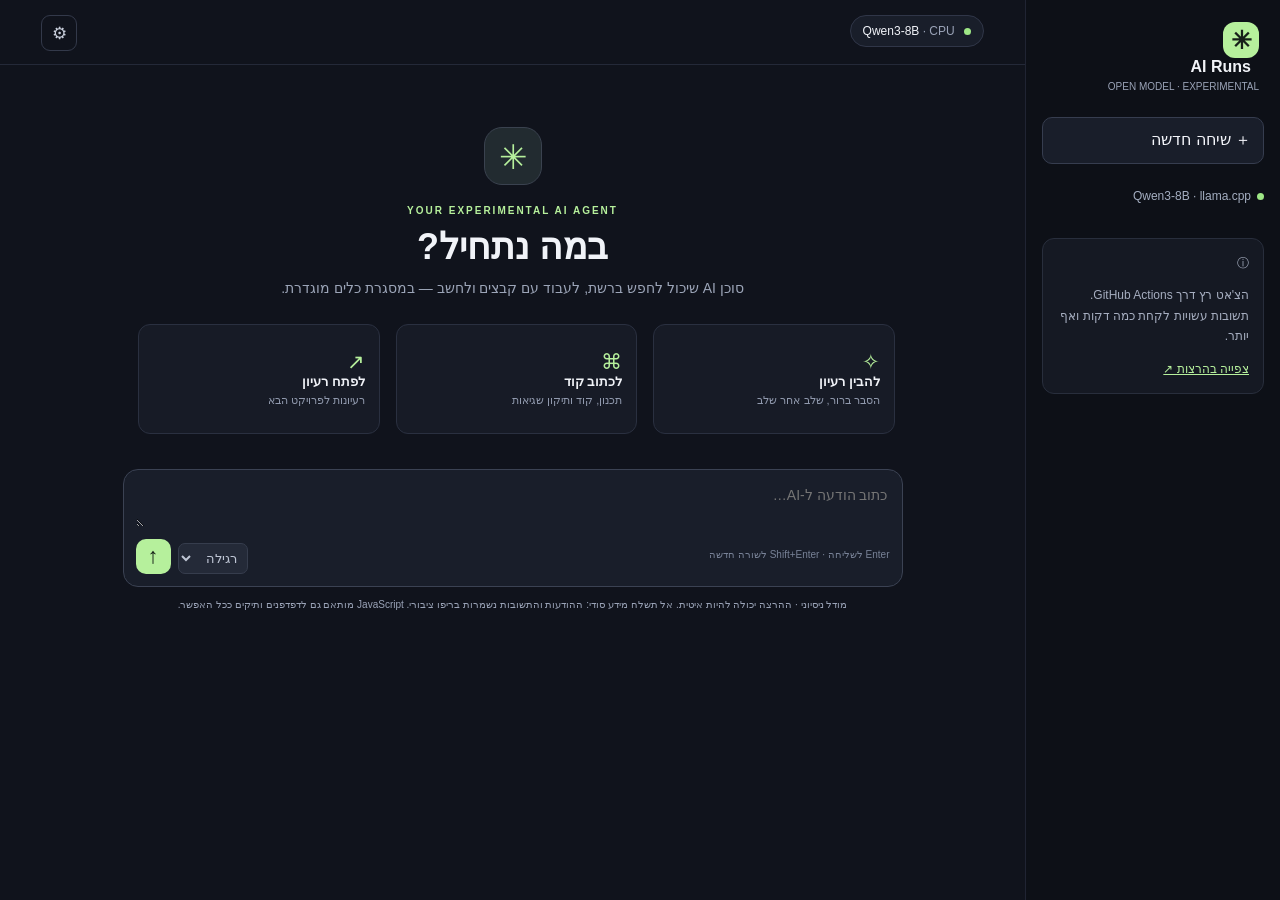
<file: index.html>
<!doctype html>
<html lang="he" dir="rtl">
<head>
  <meta charset="utf-8">
  <meta name="viewport" content="width=device-width, initial-scale=1">
  <meta http-equiv="refresh" content="0; url=./public/">
  <title>AI Runs</title>
</head>
<body>
  <p>מעביר לממשק הצ'אט… <a href="./public/">פתיחת הצ'אט</a></p>
  <script>window.location.replace('./public/');</script>
</body>
</html>
</file>
<file: public/style.css>
/* Compatibility-first styles for older Android WebView and desktop browsers. */
*{box-sizing:border-box}body{margin:0;background:#10131c;color:#f1f3f8;font-family:Arial,Helvetica,sans-serif;min-height:100%;direction:rtl}.app-shell{min-height:100vh}.sidebar{float:right;width:255px;min-height:100vh;background:#0d1017;border-left:1px solid #202433;padding:22px 16px}.brand{padding:0 5px}.brand-mark{display:inline-block;width:36px;height:36px;line-height:36px;text-align:center;border-radius:12px;background:#b6f09c;color:#172019;font-size:25px;font-weight:bold}.brand strong{display:inline-block;margin-right:8px}.brand small{display:block;color:#9aa3b7;font-size:10px;margin:5px 0}.new-chat{display:block;width:100%;margin:25px 0;border:1px solid #363d4f;border-radius:10px;background:#191e2a;color:#f3f5fa;padding:12px;font:inherit;text-align:right}.side-note{font-size:12px;color:#a4aec1}.dot{display:inline-block;width:7px;height:7px;border-radius:50%;background:#9ee786;margin-left:6px}.side-bottom{margin-top:35px;border:1px solid #282e3c;background:#151923;border-radius:12px;padding:14px;color:#a6aec0;font-size:12px;line-height:1.7}.side-bottom a{color:#b6f09c}.main{min-height:100vh;margin-right:255px}.topbar{height:65px;padding:15px 4%;border-bottom:1px solid #242938}.model-chip{display:inline-block;border:1px solid #303648;background:#191e2a;border-radius:18px;padding:8px 12px;font-size:12px}.chip-muted{color:#9aa3b7}.icon-button{float:left;background:transparent;border:1px solid #33394a;color:#c8cedb;border-radius:9px;width:36px;height:36px;font-size:17px}.mobile-brand{display:none}.settings{width:90%;max-width:720px;margin:18px auto;background:#171b27;border:1px solid #2b3040;border-radius:12px;padding:16px}.settings label{display:block;font-size:13px;font-weight:bold;margin-bottom:9px}.key-row input{width:70%;padding:10px;background:#0e1119;border:1px solid #33394a;color:#fff;border-radius:8px}.key-row button{padding:10px;background:#b6f09c;color:#182019;border:0;border-radius:8px}.settings small{display:block;color:#9aa3b7;margin-top:8px;line-height:1.6}.welcome{width:90%;max-width:780px;margin:6% auto 25px;text-align:center}.hero-symbol{margin:0 auto 20px;width:58px;height:58px;line-height:58px;border:1px solid #3a424f;background:#222b30;border-radius:18px;color:#b6f09c;font-size:34px}.eyebrow{font-size:10px;letter-spacing:2px;color:#b6f09c;font-weight:bold}.welcome h1{font-size:36px;margin:8px}.subtitle{color:#9ca5b8;font-size:14px;margin:12px 0 28px}.suggestions{text-align:right;overflow:hidden}.suggestion{float:right;width:31%;margin:0 1% 10px;min-height:110px;background:#171b26;border:1px solid #2a3040;border-radius:12px;padding:14px;color:#f1f3f8;font:inherit;text-align:right}.suggestion span,.suggestion strong,.suggestion small{display:block}.suggestion span{color:#b6f09c;font-size:21px}.suggestion strong{font-size:13px}.suggestion small{color:#9099ad;font-size:11px;margin-top:5px}.messages{width:90%;max-width:780px;margin:0 auto;padding:25px 0}.message{overflow:hidden;margin-bottom:25px}.avatar{float:right;width:32px;height:32px;line-height:32px;text-align:center;border-radius:9px;background:#262d3b;color:#b6f09c}.message-body{margin-right:44px}.message-label{font-size:11px;color:#929caf;margin-bottom:7px}.message-text{font-size:14px;line-height:1.8;white-space:pre-wrap;word-wrap:break-word}.progress{width:90%;max-width:780px;margin:0 auto 14px;border:1px solid #343b4d;background:#171c28;border-radius:12px;padding:14px;overflow:hidden}.progress>span{float:right;margin-left:10px}.progress>div{float:right;max-width:75%}.progress strong,.progress small{display:block}.progress small{font-size:11px;color:#9aa3b7}.elapsed{float:left!important}.spinner{width:19px;height:19px;border:2px solid #3b4650;border-top-color:#b6f09c;border-radius:50%}.composer-wrap{width:90%;max-width:780px;margin:0 auto;padding-bottom:16px}.composer{border:1px solid #3b4253;background:#191e2a;border-radius:15px;padding:12px}.composer textarea{width:100%;min-height:45px;max-height:180px;resize:vertical;border:0;background:transparent;color:#f1f3f8;font:inherit;font-size:14px;line-height:1.6}.composer-bottom{overflow:hidden;margin-top:8px}.composer-hint{float:right;color:#788297;font-size:10px;padding-top:10px}.composer-actions{float:left}.composer-actions select{background:#242a38;color:#bfc6d5;border:1px solid #363d4d;border-radius:7px;padding:6px}.send-button{width:35px;height:35px;margin-right:7px;border:0;border-radius:10px;background:#b6f09c;color:#172019;font-size:22px}.footnote{font-size:10px;line-height:1.6;color:#9aa3b7;text-align:center;margin:10px}.error{margin-top:12px;padding:11px;border:1px solid #74454b;background:#2c1b22;color:#ffc2c7;border-radius:9px;font-size:12px;line-height:1.6}.hidden{display:none!important}
@media(max-width:760px){.sidebar{display:none}.main{margin-right:0}.topbar{height:60px;padding:12px}.mobile-brand{display:inline-block;float:right}.mobile-brand .brand-mark{width:30px;height:30px;line-height:30px;font-size:20px}.mobile-brand strong{margin-right:5px}.model-chip{float:left;margin-top:1px}.icon-button{margin-right:8px}.welcome{margin-top:32px}.welcome h1{font-size:29px}.suggestion{float:none;display:block;width:100%;min-height:0;margin:0 0 8px}.suggestion span{float:right;width:30px}.suggestion strong,.suggestion small{margin-right:32px}.messages,.composer-wrap,.progress{width:94%}.composer-hint{max-width:55%}}
</file>
